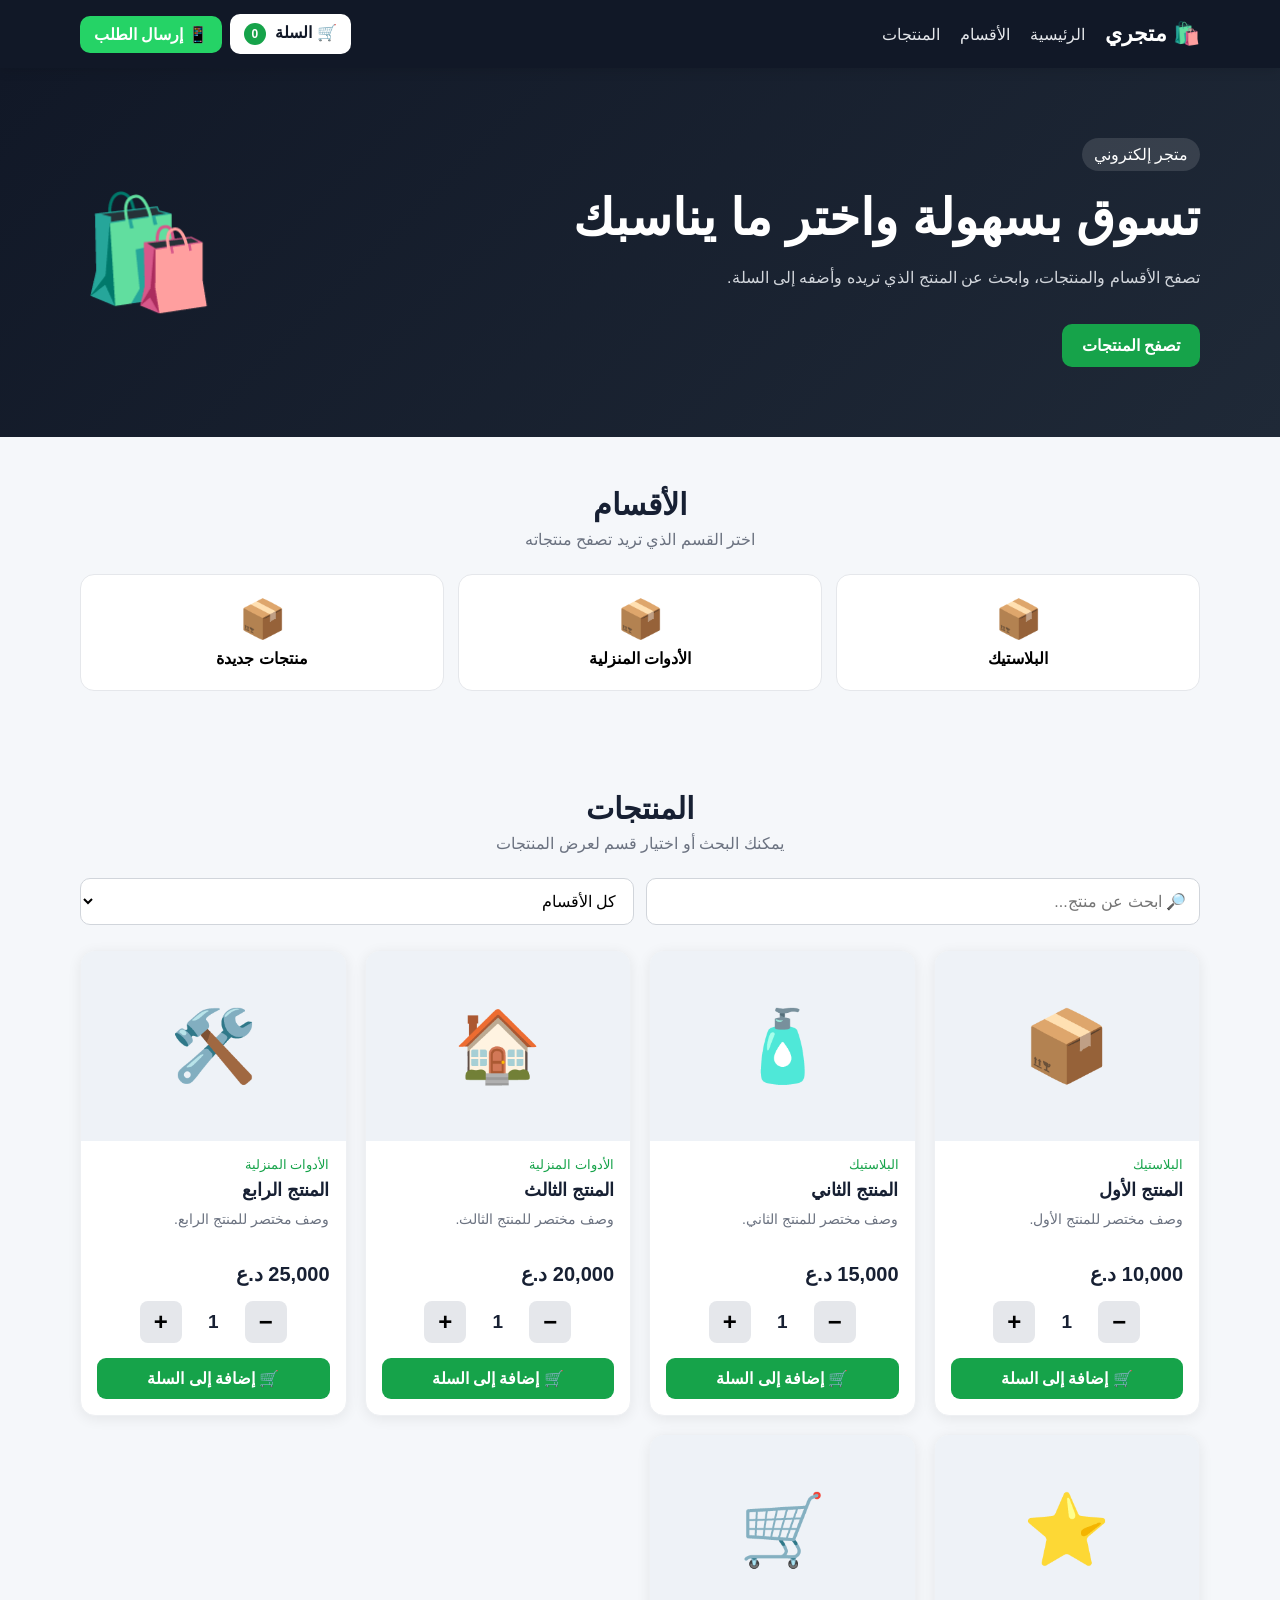
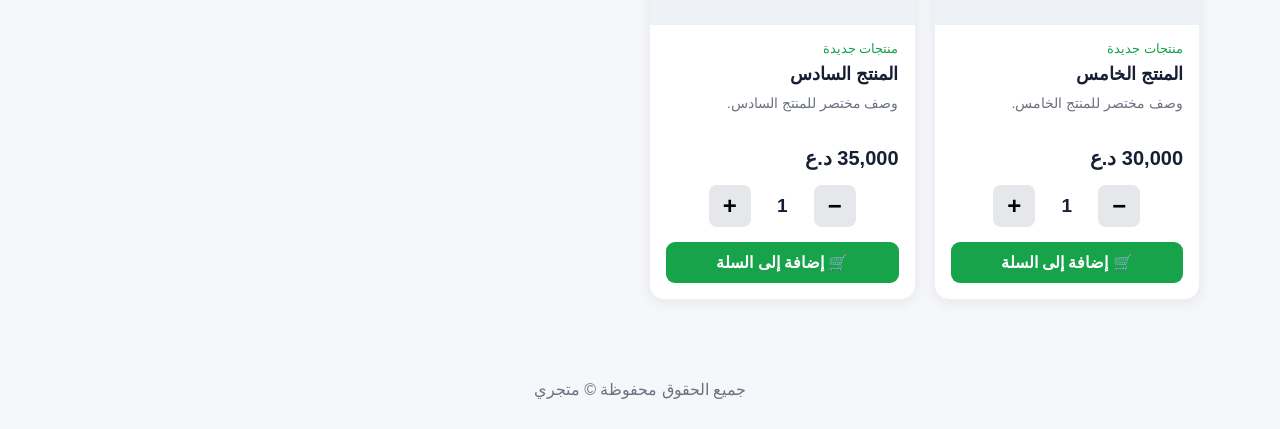
<file: index.html>
<!DOCTYPE html>
<html lang="ar" dir="rtl">

<head>

    <meta charset="UTF-8">

    <meta
        name="viewport"
        content="width=device-width, initial-scale=1.0"
    >

    <title>متجري الإلكتروني</title>

    <link
        rel="stylesheet"
        href="./css/style.css"
    >

</head>


<body>


<!-- =========================
     الهيدر
========================= -->

<header class="header">

    <div class="container header-inner">


        <a
            class="logo"
            href="./index.html"
        >
            🛍️ متجري
        </a>


        <nav class="nav">

            <a href="#home">
                الرئيسية
            </a>

            <a href="#categories">
                الأقسام
            </a>

            <a href="#products">
                المنتجات
            </a>

        </nav>


        <!-- =========================
             أزرار الهيدر
        ========================= -->

        <div class="header-buttons">


            <!-- السلة -->

            <button
                type="button"
                class="cart-button"
                onclick="openCart()"
            >

                🛒 السلة

                <span id="cartCount">
                    0
                </span>

            </button>


            <!-- إرسال الطلب -->

            <a
                class="send-order-button"
                href="./checkout.html"
            >

                📱 إرسال الطلب

            </a>


        </div>

    </div>

</header>



<!-- =========================
     الصفحة الرئيسية
========================= -->

<main id="home">


    <!-- الواجهة -->

    <section class="hero">

        <div class="container hero-content">


            <div>

                <span class="badge">
                    متجر إلكتروني
                </span>


                <h1>
                    تسوق بسهولة واختر ما يناسبك
                </h1>


                <p>
                    تصفح الأقسام والمنتجات،
                    وابحث عن المنتج الذي تريده
                    وأضفه إلى السلة.
                </p>


                <a
                    class="hero-button"
                    href="#products"
                >

                    تصفح المنتجات

                </a>

            </div>


            <div class="hero-icon">
                🛍️
            </div>


        </div>

    </section>



    <!-- =========================
         الأقسام
    ========================= -->

    <section
        id="categories"
        class="section"
    >

        <div class="container">


            <div class="section-title">

                <h2>
                    الأقسام
                </h2>

                <p>
                    اختر القسم الذي تريد تصفح منتجاته
                </p>

            </div>


            <div
                id="categoriesList"
                class="categories"
            >
            </div>


        </div>

    </section>



    <!-- =========================
         المنتجات
    ========================= -->

    <section
        id="products"
        class="section products-section"
    >

        <div class="container">


            <div class="section-title">

                <h2>
                    المنتجات
                </h2>

                <p>
                    يمكنك البحث أو اختيار قسم لعرض المنتجات
                </p>

            </div>


            <!-- البحث -->

            <div class="tools">


                <input
                    id="searchInput"
                    type="search"
                    placeholder="🔎 ابحث عن منتج..."
                    oninput="renderProducts()"
                >


                <select
                    id="categoryFilter"
                    onchange="renderProducts()"
                >

                    <option value="all">
                        كل الأقسام
                    </option>

                </select>


            </div>



            <!-- المنتجات -->

            <div
                id="productsList"
                class="products"
            >
            </div>


            <div
                id="noProducts"
                class="no-products hidden"
            >

                لا توجد منتجات مطابقة للبحث.

            </div>


        </div>

    </section>


</main>



<!-- =========================
     نافذة السلة
========================= -->

<div
    id="cartOverlay"
    class="overlay hidden"
    onclick="closeCart(event)"
>


    <aside
        class="cart-panel"
        onclick="event.stopPropagation()"
    >


        <div class="cart-header">

            <h2>
                🛒 سلة المشتريات
            </h2>


            <button
                type="button"
                onclick="closeCart()"
            >

                ✕

            </button>

        </div>



        <div
            id="cartItems"
            class="cart-items"
        >
        </div>



        <div class="cart-footer">


            <div class="cart-total">

                <span>
                    الإجمالي
                </span>


                <strong>

                    <span id="cartTotal">
                        0
                    </span>

                    د.ع

                </strong>

            </div>


            <!-- زر إتمام الطلب -->

            <a
                class="checkout-button"
                href="./checkout.html"
            >

                📱 إتمام الطلب

            </a>


        </div>


    </aside>

</div>



<!-- =========================
     الفوتر
========================= -->

<footer class="footer">

    <div class="container">

        جميع الحقوق محفوظة © متجري

    </div>

</footer>



<!-- =========================
     JavaScript
========================= -->

<script src="./js/products.js"></script>


</body>

</html>
</file>
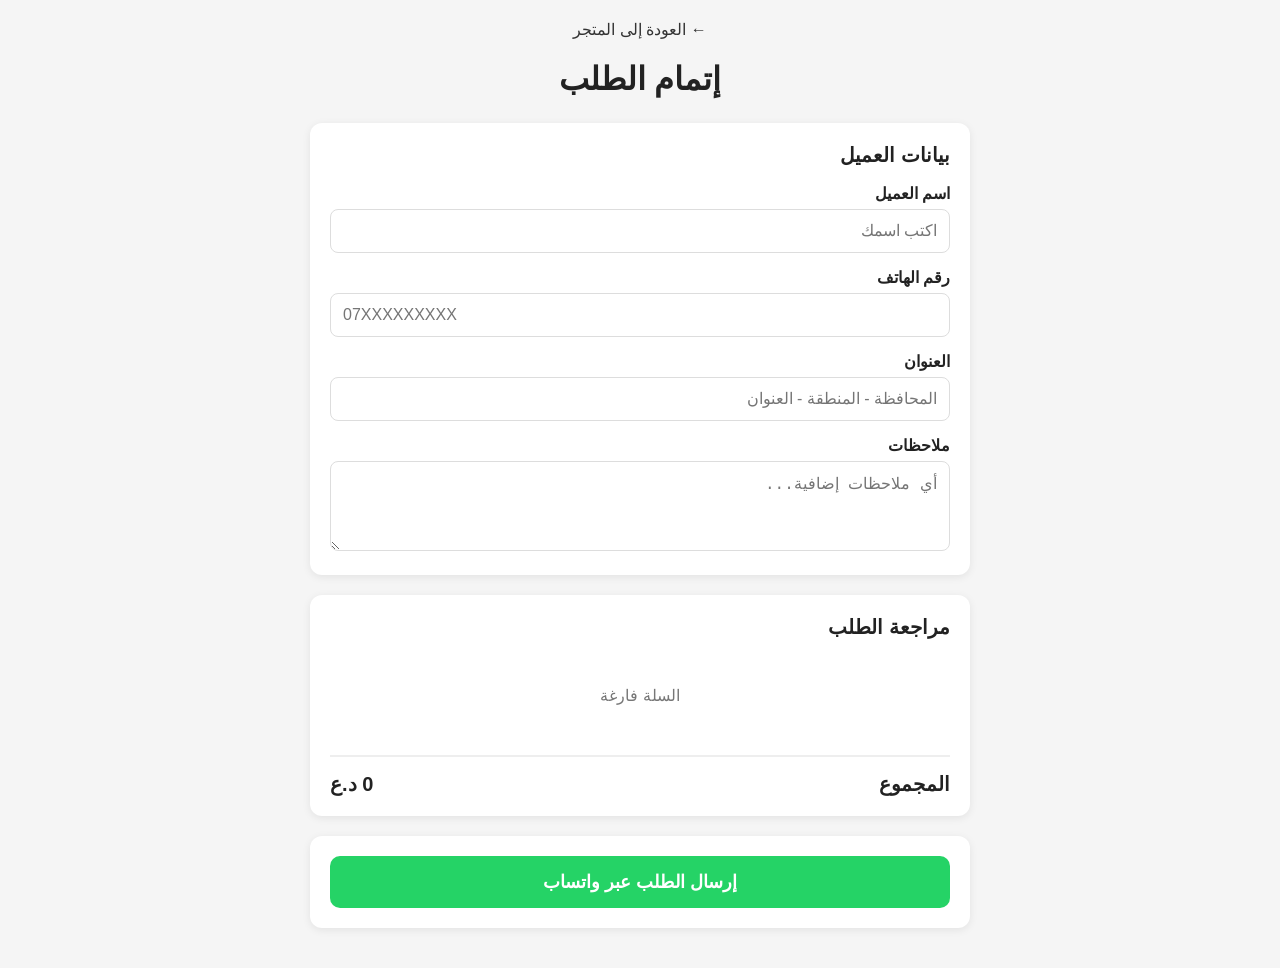
<file: Check out.html>
<!DOCTYPE html>
<html lang="ar" dir="rtl">

<head>

    <meta charset="UTF-8">

    <meta name="viewport"
          content="width=device-width, initial-scale=1.0">

    <title>إتمام الطلب</title>

    <style>

        * {
            box-sizing: border-box;
        }

        body {
            margin: 0;
            font-family: Arial, sans-serif;
            background: #f5f5f5;
            color: #222;
        }

        .container {
            max-width: 700px;
            margin: auto;
            padding: 20px;
        }

        h1 {
            text-align: center;
            margin-bottom: 25px;
        }

        .box {
            background: white;
            padding: 20px;
            border-radius: 12px;
            margin-bottom: 20px;
            box-shadow: 0 2px 8px rgba(0,0,0,0.08);
        }

        .box h2 {
            margin-top: 0;
            font-size: 20px;
        }

        label {
            display: block;
            margin-top: 15px;
            margin-bottom: 6px;
            font-weight: bold;
        }

        input,
        textarea {
            width: 100%;
            padding: 12px;
            border: 1px solid #ddd;
            border-radius: 8px;
            font-size: 16px;
        }

        textarea {
            min-height: 90px;
            resize: vertical;
        }

        .product {
            display: flex;
            justify-content: space-between;
            align-items: center;
            padding: 12px 0;
            border-bottom: 1px solid #eee;
        }

        .product:last-child {
            border-bottom: none;
        }

        .product-name {
            font-weight: bold;
        }

        .product-info {
            color: #666;
            margin-top: 5px;
            font-size: 14px;
        }

        .total {
            display: flex;
            justify-content: space-between;
            font-size: 20px;
            font-weight: bold;
            margin-top: 20px;
            padding-top: 15px;
            border-top: 2px solid #eee;
        }

        .whatsapp-button {
            width: 100%;
            padding: 15px;
            border: none;
            border-radius: 10px;
            background: #25D366;
            color: white;
            font-size: 18px;
            font-weight: bold;
            cursor: pointer;
        }

        .whatsapp-button:hover {
            opacity: 0.9;
        }

        .back-button {
            display: block;
            text-align: center;
            margin-bottom: 20px;
            color: #333;
            text-decoration: none;
        }

        .empty {
            text-align: center;
            padding: 30px;
            color: #777;
        }

    </style>

</head>


<body>


<div class="container">

    <a href="index.html" class="back-button">
        ← العودة إلى المتجر
    </a>


    <h1>إتمام الطلب</h1>


    <!-- بيانات العميل -->

    <div class="box">

        <h2>بيانات العميل</h2>


        <label>
            اسم العميل
        </label>

        <input
            type="text"
            id="customerName"
            placeholder="اكتب اسمك"
        >


        <label>
            رقم الهاتف
        </label>

        <input
            type="tel"
            id="customerPhone"
            placeholder="07XXXXXXXXX"
        >


        <label>
            العنوان
        </label>

        <input
            type="text"
            id="customerAddress"
            placeholder="المحافظة - المنطقة - العنوان"
        >


        <label>
            ملاحظات
        </label>

        <textarea
            id="customerNotes"
            placeholder="أي ملاحظات إضافية..."
        ></textarea>

    </div>


    <!-- مراجعة الطلب -->

    <div class="box">

        <h2>مراجعة الطلب</h2>

        <div id="orderItems"></div>

        <div class="total">

            <span>
                المجموع
            </span>

            <span id="orderTotal">
                0 د.ع
            </span>

        </div>

    </div>


    <!-- إرسال الطلب -->

    <div class="box">

        <button
            class="whatsapp-button"
            onclick="sendOrderToWhatsApp()"
        >
            إرسال الطلب عبر واتساب
        </button>

    </div>

</div>



<script>


/*
====================================
قراءة السلة
====================================
*/

let cart = JSON.parse(
    localStorage.getItem("cart")
) || [];



/*
====================================
عرض الطلب
====================================
*/

function showOrder() {

    const container =
        document.getElementById("orderItems");

    const totalElement =
        document.getElementById("orderTotal");


    container.innerHTML = "";


    if (cart.length === 0) {

        container.innerHTML = `
            <div class="empty">
                السلة فارغة
            </div>
        `;

        totalElement.textContent = "0 د.ع";

        return;
    }


    let total = 0;


    cart.forEach(function(item) {

        const quantity =
            Number(item.quantity) || 1;

        const price =
            Number(item.price) || 0;

        const lineTotal =
            price * quantity;


        total += lineTotal;


        const product = document.createElement("div");

        product.className = "product";


        product.innerHTML = `

            <div>

                <div class="product-name">
                    ${escapeHTML(item.name)}
                </div>

                <div class="product-info">
                    الكمية: ${quantity}
                </div>

            </div>


            <div>

                ${formatNumber(lineTotal)} د.ع

            </div>

        `;


        container.appendChild(product);

    });


    totalElement.textContent =
        formatNumber(total) + " د.ع";

}



/*
====================================
إرسال الطلب إلى واتساب
====================================
*/

function sendOrderToWhatsApp() {


    if (cart.length === 0) {

        alert("السلة فارغة.");

        return;

    }


    const name =
        document.getElementById("customerName").value.trim();


    const phone =
        document.getElementById("customerPhone").value.trim();


    const address =
        document.getElementById("customerAddress").value.trim();


    const notes =
        document.getElementById("customerNotes").value.trim();


    if (!name) {

        alert("يرجى كتابة اسم العميل.");

        return;

    }


    if (!phone) {

        alert("يرجى كتابة رقم الهاتف.");

        return;

    }


    if (!address) {

        alert("يرجى كتابة العنوان.");

        return;

    }


    let total = 0;


    let message = "";



    message += "🛒 *طلب جديد*";
    message += "\n";
    message += "━━━━━━━━━━━━━━";
    message += "\n\n";


    message += "👤 اسم العميل: ";
    message += name;

    message += "\n";


    message += "📱 رقم الهاتف: ";
    message += phone;

    message += "\n";


    message += "📍 العنوان: ";
    message += address;

    message += "\n\n";


    message += "🛍️ *المنتجات:*";
    message += "\n";



    cart.forEach(function(item) {

        const quantity =
            Number(item.quantity) || 1;

        const price =
            Number(item.price) || 0;

        const lineTotal =
            price * quantity;


        total += lineTotal;


        message += "\n";

        message += "• ";
        message += item.name;

        message += " × ";
        message += quantity;

        message += " = ";
        message += formatNumber(lineTotal);
        message += " د.ع";

    });


    message += "\n\n";

    message += "💰 *المجموع: ";
    message += formatNumber(total);
    message += " د.ع*";


    if (notes) {

        message += "\n\n";

        message += "📝 ملاحظات:";
        message += "\n";

        message += notes;

    }



    /*
    ====================================
    رقم واتساب المتجر
    ====================================

    استبدل الرقم الموجود هنا
    برقم واتساب المتجر لاحقاً.

    مثال:

    9647XXXXXXXXX

    */

    const storeWhatsApp =
        "9647XXXXXXXXX";


    const whatsappURL =
        "https://wa.me/" +
        storeWhatsApp +
        "?text=" +
        encodeURIComponent(message);


    window.open(
        whatsappURL,
        "_blank"
    );

}



/*
====================================
تنسيق الأرقام
====================================
*/

function formatNumber(number) {

    return Number(number).toLocaleString("en-US");

}



/*
====================================
حماية النصوص
====================================
*/

function escapeHTML(text) {

    const div =
        document.createElement("div");

    div.textContent =
        text ?? "";

    return div.innerHTML;

}



/*
====================================
تشغيل الصفحة
====================================
*/

showOrder();


</script>


</body>

</html>
</file>
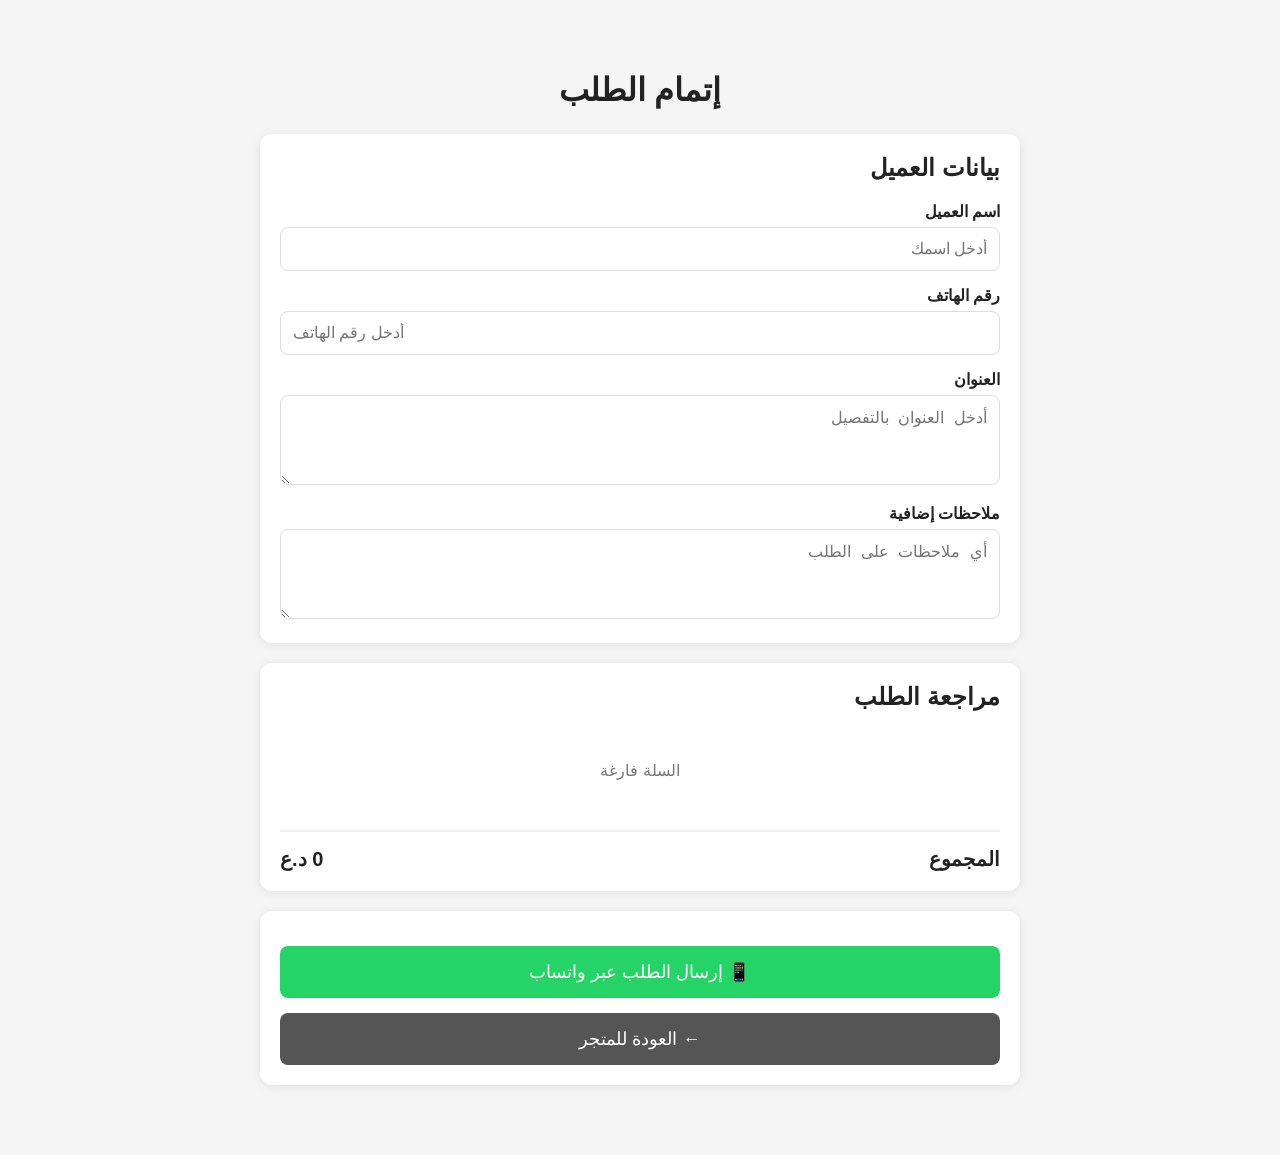
<file: checkout.html>
<!DOCTYPE html>
<html lang="ar" dir="rtl">

<head>

    <meta charset="UTF-8">

    <meta name="viewport"
          content="width=device-width, initial-scale=1.0">

    <title>إتمام الطلب</title>

    <style>

        * {
            box-sizing: border-box;
        }

        body {

            margin: 0;

            font-family:
                Arial,
                Tahoma,
                sans-serif;

            background: #f5f5f5;

            color: #222;
        }

        .container {

            max-width: 800px;

            margin: 30px auto;

            padding: 20px;
        }

        .box {

            background: white;

            border-radius: 12px;

            padding: 20px;

            margin-bottom: 20px;

            box-shadow:
                0 2px 10px
                rgba(0,0,0,0.08);
        }

        h1 {

            text-align: center;

            margin-bottom: 25px;
        }

        h2 {

            margin-top: 0;
        }

        label {

            display: block;

            margin-top: 15px;

            margin-bottom: 6px;

            font-weight: bold;
        }

        input,
        textarea {

            width: 100%;

            padding: 12px;

            border: 1px solid #ddd;

            border-radius: 8px;

            font-size: 16px;
        }

        textarea {

            min-height: 90px;

            resize: vertical;
        }

        .product {

            display: flex;

            justify-content: space-between;

            align-items: center;

            gap: 10px;

            padding: 12px 0;

            border-bottom: 1px solid #eee;
        }

        .product:last-child {

            border-bottom: none;
        }

        .product-name {

            font-weight: bold;
        }

        .product-price {

            color: #555;

            white-space: nowrap;
        }

        .total {

            display: flex;

            justify-content: space-between;

            font-size: 20px;

            font-weight: bold;

            margin-top: 20px;

            padding-top: 15px;

            border-top: 2px solid #eee;
        }

        button {

            width: 100%;

            border: none;

            padding: 15px;

            border-radius: 8px;

            font-size: 18px;

            cursor: pointer;

            margin-top: 15px;
        }

        .whatsapp-button {

            background: #25D366;

            color: white;
        }

        .back-button {

            background: #555;

            color: white;
        }

        .empty {

            text-align: center;

            padding: 30px;

            color: #777;
        }

    </style>

</head>


<body>


<div class="container">


    <h1>
        إتمام الطلب
    </h1>


    <!-- بيانات العميل -->

    <div class="box">

        <h2>
            بيانات العميل
        </h2>


        <label for="customerName">
            اسم العميل
        </label>

        <input
            type="text"
            id="customerName"
            placeholder="أدخل اسمك">


        <label for="customerPhone">
            رقم الهاتف
        </label>

        <input
            type="tel"
            id="customerPhone"
            placeholder="أدخل رقم الهاتف">


        <label for="customerAddress">
            العنوان
        </label>

        <textarea
            id="customerAddress"
            placeholder="أدخل العنوان بالتفصيل"></textarea>


        <label for="customerNotes">
            ملاحظات إضافية
        </label>

        <textarea
            id="customerNotes"
            placeholder="أي ملاحظات على الطلب"></textarea>

    </div>



    <!-- مراجعة الطلب -->

    <div class="box">

        <h2>
            مراجعة الطلب
        </h2>

        <div id="orderItems">

        </div>


        <div class="total">

            <span>
                المجموع
            </span>

            <span id="orderTotal">
                0 د.ع
            </span>

        </div>

    </div>



    <!-- الأزرار -->

    <div class="box">

        <button
            class="whatsapp-button"
            onclick="sendOrderToWhatsApp()">

            📱 إرسال الطلب عبر واتساب

        </button>


        <button
            class="back-button"
            onclick="window.location.href='index.html'">

            ← العودة للمتجر

        </button>

    </div>


</div>



<script>


/*
====================================
قراءة السلة
====================================
*/

let cart =
    JSON.parse(
        localStorage.getItem("cart")
    ) || [];



/*
====================================
عرض الطلب
====================================
*/

function showOrder() {


    const orderItems =
        document.getElementById(
            "orderItems"
        );


    const orderTotal =
        document.getElementById(
            "orderTotal"
        );


    if (cart.length === 0) {

        orderItems.innerHTML = `
            <div class="empty">
                السلة فارغة
            </div>
        `;

        orderTotal.textContent =
            "0 د.ع";

        return;
    }


    let total = 0;


    let html = "";


    cart.forEach(function(item) {


        const price =
            Number(item.price) || 0;


        const quantity =
            Number(item.quantity) || 1;


        const lineTotal =
            price * quantity;


        total += lineTotal;


        html += `

            <div class="product">

                <div>

                    <div class="product-name">
                        ${escapeHTML(item.name)}
                    </div>

                    <div>
                        الكمية:
                        ${quantity}
                    </div>

                </div>


                <div class="product-price">

                    ${formatNumber(lineTotal)}
                    د.ع

                </div>

            </div>

        `;
    });


    orderItems.innerHTML =
        html;


    orderTotal.textContent =
        formatNumber(total) +
        " د.ع";

}



/*
====================================
إرسال الطلب إلى واتساب
====================================
*/

function sendOrderToWhatsApp() {


    if (cart.length === 0) {

        alert(
            "السلة فارغة، أضف منتجات أولاً."
        );

        return;
    }


    const customerName =
        document
        .getElementById(
            "customerName"
        )
        .value
        .trim();


    const customerPhone =
        document
        .getElementById(
            "customerPhone"
        )
        .value
        .trim();


    const customerAddress =
        document
        .getElementById(
            "customerAddress"
        )
        .value
        .trim();


    const customerNotes =
        document
        .getElementById(
            "customerNotes"
        )
        .value
        .trim();



    /*
    ====================================
    التحقق من البيانات
    ====================================
    */

    if (!customerName) {

        alert(
            "يرجى إدخال اسم العميل."
        );

        return;
    }


    if (!customerPhone) {

        alert(
            "يرجى إدخال رقم الهاتف."
        );

        return;
    }


    if (!customerAddress) {

        alert(
            "يرجى إدخال العنوان."
        );

        return;
    }



    /*
    ====================================
    حساب المجموع
    ====================================
    */

    let total = 0;


    let productsMessage = "";


    cart.forEach(function(item) {


        const price =
            Number(item.price) || 0;


        const quantity =
            Number(item.quantity) || 1;


        const lineTotal =
            price * quantity;


        total += lineTotal;


        productsMessage +=
            "• " +
            item.name +
            " × " +
            quantity +
            " = " +
            formatNumber(lineTotal) +
            " د.ع\n";

    });



    /*
    ====================================
    إنشاء رسالة واتساب
    ====================================
    */

    let message =

        "🛒 *طلب جديد*\n" +

        "━━━━━━━━━━━━━━\n\n" +

        "👤 اسم العميل: " +
        customerName +
        "\n" +

        "📱 رقم الهاتف: " +
        customerPhone +
        "\n" +

        "📍 العنوان: " +
        customerAddress +
        "\n\n" +

        "🛍️ *المنتجات:*\n" +

        productsMessage +

        "\n" +

        "💰 *المجموع: " +
        formatNumber(total) +
        " د.ع*\n";



    if (customerNotes) {

        message +=

            "\n📝 *ملاحظات:*\n" +

            customerNotes +
            "\n";
    }



    /*
    ====================================
    رقم واتساب المتجر
    ====================================

    الرقم:
    07800653223

    صيغة واتساب الدولية للعراق:
    9647800653223
    */

    const storeWhatsApp =
        "9647800653223";



    /*
    ====================================
    إنشاء رابط واتساب
    ====================================
    */

    const whatsappURL =
        "https://wa.me/" +
        storeWhatsApp +
        "?text=" +
        encodeURIComponent(
            message
        );


    /*
    ====================================
    فتح واتساب
    ====================================
    */

    window.open(
        whatsappURL,
        "_blank"
    );

}



/*
====================================
تنسيق الأرقام
====================================
*/

function formatNumber(number) {

    return Number(number)
        .toLocaleString("en-US");

}



/*
====================================
حماية النص من HTML
====================================
*/

function escapeHTML(text) {

    const div =
        document.createElement(
            "div"
        );

    div.textContent =
        text ?? "";

    return div.innerHTML;

}



/*
====================================
تشغيل الصفحة
====================================
*/

showOrder();


</script>


</body>

</html>
</file>
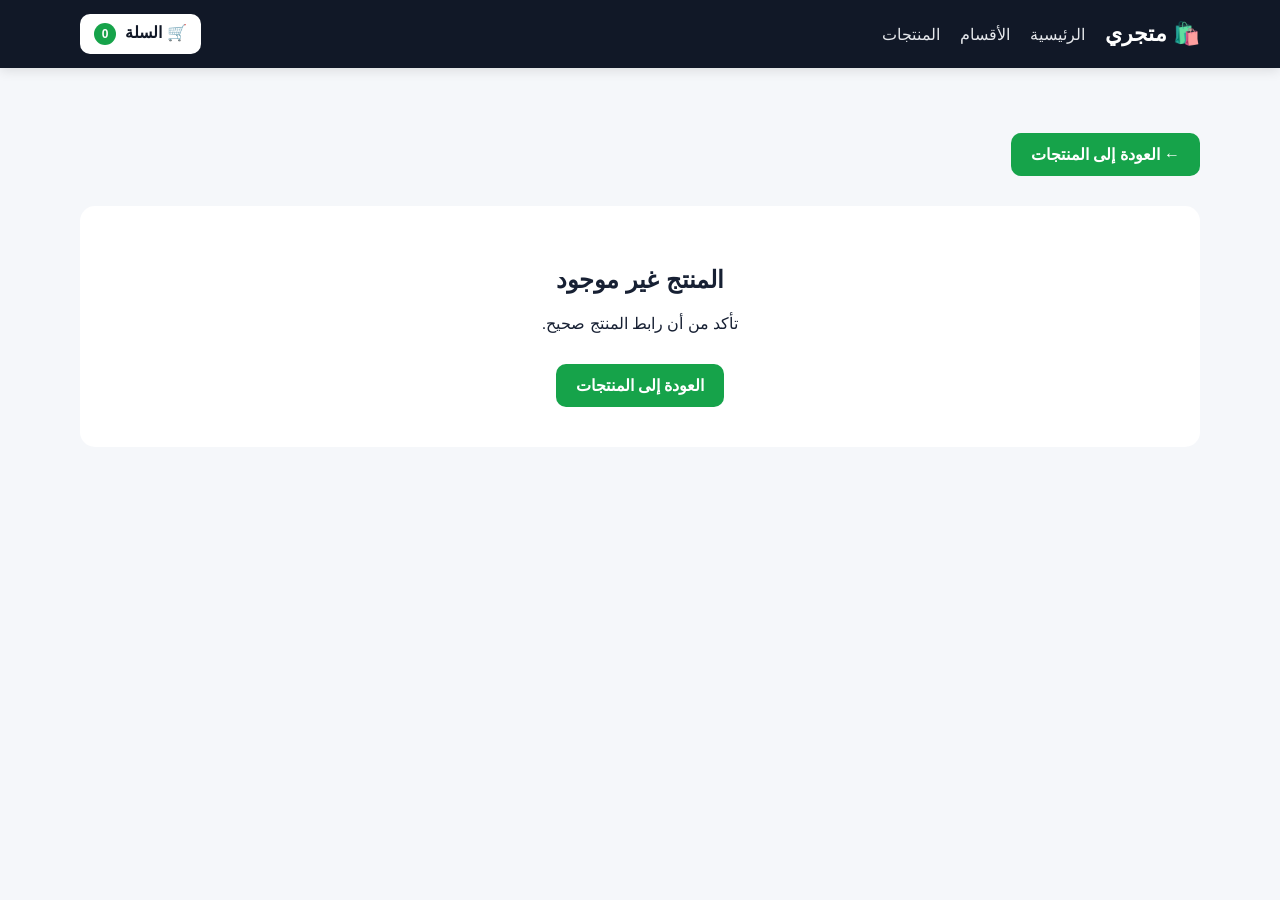
<file: product.html>
<!DOCTYPE html>
<html lang="ar" dir="rtl">

<head>

    <meta charset="UTF-8">

    <meta name="viewport"
          content="width=device-width, initial-scale=1.0">

    <title>تفاصيل المنتج</title>

    <link
        rel="stylesheet"
        href="css/style.css">

</head>


<body>


<header class="header">

    <div class="container header-inner">

        <a
            class="logo"
            href="index.html">

            🛍️ متجري

        </a>


        <nav class="nav">

            <a href="index.html">
                الرئيسية
            </a>

            <a href="index.html#categories">
                الأقسام
            </a>

            <a href="index.html#products">
                المنتجات
            </a>

        </nav>


        <button
            class="cart-button"
            onclick="openCart()">

            🛒 السلة

            <span id="cartCount">
                0
            </span>

        </button>

    </div>

</header>



<main>

    <section class="section">

        <div class="container">


            <a
                href="index.html#products"
                class="hero-button">

                ← العودة إلى المنتجات

            </a>


            <div
                id="productDetails"
                style="margin-top:30px;">

            </div>


        </div>

    </section>

</main>



<!-- =================================
     السلة
================================= -->

<div
    id="cartOverlay"
    class="overlay hidden"
    onclick="closeCart(event)">


    <aside
        class="cart-panel"
        onclick="event.stopPropagation()">


        <div class="cart-header">

            <h2>
                🛒 سلة المشتريات
            </h2>


            <button
                onclick="closeCart()">

                ✕

            </button>

        </div>


        <div
            id="cartItems"
            class="cart-items">
        </div>


        <div class="cart-footer">

            <div class="cart-total">

                <span>
                    الإجمالي
                </span>


                <strong>

                    <span id="cartTotal">
                        0
                    </span>

                    د.ع

                </strong>

            </div>


            <button
                class="checkout-button"
                onclick="showCheckoutNotice()">

                إتمام الطلب

            </button>

        </div>

    </aside>

</div>



<script src="js/products.js"></script>


<script>

/*
==================================================
       قراءة رقم المنتج من الرابط
==================================================
*/

const urlParams =
    new URLSearchParams(
        window.location.search
    );


const productId =
    Number(
        urlParams.get("id")
    );


/*
==================================================
            كمية المنتج
==================================================
*/

let detailQuantity = 1;


/*
==================================================
          عرض تفاصيل المنتج
==================================================
*/

function showProductDetails() {

    const container =
        document.getElementById(
            "productDetails"
        );


    const product =
        products.find(
            function (item) {

                return item.id === productId;

            }
        );


    if (!product) {

        container.innerHTML = `

            <div
                style="
                    background:white;
                    padding:40px;
                    border-radius:15px;
                    text-align:center;
                "
            >

                <h2>
                    المنتج غير موجود
                </h2>


                <p>
                    تأكد من أن رابط المنتج صحيح.
                </p>


                <a
                    href="index.html#products"
                    class="hero-button">

                    العودة إلى المنتجات

                </a>

            </div>

        `;

        return;

    }


    container.innerHTML = `

        <div
            style="
                display:grid;
                grid-template-columns:
                    repeat(
                        auto-fit,
                        minmax(280px, 1fr)
                    );
                gap:30px;
                background:white;
                padding:25px;
                border-radius:18px;
                box-shadow:
                    0 5px 20px
                    rgba(0,0,0,.08);
            "
        >


            <!-- صورة المنتج -->

            <div
                style="
                    min-height:350px;
                    background:#eef2f7;
                    border-radius:15px;
                    display:flex;
                    align-items:center;
                    justify-content:center;
                    font-size:120px;
                "
            >

                ${product.icon}

            </div>


            <!-- معلومات المنتج -->

            <div
                style="
                    display:flex;
                    flex-direction:column;
                    justify-content:center;
                "
            >

                <div
                    style="
                        color:#16a34a;
                        margin-bottom:10px;
                    "
                >

                    ${escapeHTML(
                        product.category
                    )}

                </div>


                <h1
                    style="
                        margin:0 0 15px;
                        font-size:32px;
                    "
                >

                    ${escapeHTML(
                        product.name
                    )}

                </h1>


                <p
                    style="
                        color:#666;
                        line-height:2;
                        font-size:16px;
                    "
                >

                    ${escapeHTML(
                        product.description
                    )}

                </p>


                <div
                    style="
                        font-size:28px;
                        font-weight:800;
                        margin:20px 0;
                    "
                >

                    ${formatNumber(
                        product.price
                    )}

                    د.ع

                </div>


                <!-- =================================
                     أزرار الكمية
                ================================== -->

                <div
                    style="
                        display:flex;
                        align-items:center;
                        gap:15px;
                        margin-bottom:20px;
                    "
                >

                    <span>
                        الكمية:
                    </span>


                    <button
                        type="button"
                        onclick="changeDetailQuantity(-1)"

                        style="
                            width:42px;
                            height:42px;
                            border:0;
                            border-radius:8px;
                            background:#e5e7eb;
                            font-size:24px;
                            font-weight:bold;
                            cursor:pointer;
                        "
                    >

                        −

                    </button>


                    <strong
                        id="detailQuantity"
                        style="
                            min-width:35px;
                            text-align:center;
                            font-size:20px;
                        "
                    >

                        1

                    </strong>


                    <button
                        type="button"
                        onclick="changeDetailQuantity(1)"

                        style="
                            width:42px;
                            height:42px;
                            border:0;
                            border-radius:8px;
                            background:#e5e7eb;
                            font-size:24px;
                            font-weight:bold;
                            cursor:pointer;
                        "
                    >

                        +

                    </button>

                </div>


                <!-- =================================
                     إضافة للسلة
                ================================== -->

                <button
                    type="button"

                    onclick="
                        addProductToCart(
                            ${product.id}
                        )
                    "

                    style="
                        border:0;
                        padding:15px;
                        border-radius:10px;
                        background:#16a34a;
                        color:white;
                        font-weight:800;
                        font-size:17px;
                        cursor:pointer;
                    "
                >

                    🛒 إضافة إلى السلة

                </button>


            </div>

        </div>

    `;

}


/*
==================================================
           تغيير كمية صفحة التفاصيل
==================================================
*/

function changeDetailQuantity(
    change
) {

    detailQuantity += change;


    if (
        detailQuantity < 1
    ) {

        detailQuantity = 1;

    }


    const element =
        document.getElementById(
            "detailQuantity"
        );


    if (element) {

        element.textContent =
            detailQuantity;

    }

}


/*
==================================================
       إضافة المنتج إلى السلة
==================================================
*/

function addProductToCart(
    id
) {

    const product =
        products.find(
            function (item) {

                return item.id === id;

            }
        );


    if (!product) return;


    const existing =
        cart.find(
            function (item) {

                return item.id === id;

            }
        );


    if (existing) {

        existing.quantity +=
            detailQuantity;

    }

    else {

        cart.push({

            id:
                product.id,

            name:
                product.name,

            price:
                product.price,

            quantity:
                detailQuantity

        });

    }


    /*
    إعادة الكمية إلى 1
    */

    detailQuantity = 1;


    const element =
        document.getElementById(
            "detailQuantity"
        );


    if (element) {

        element.textContent = "1";

    }


    saveCart();

    renderCart();


    /*
    ==========================================
    مهم:
    لا نفتح السلة بعد الإضافة
    ==========================================
    */

}


/*
==================================================
             تشغيل صفحة التفاصيل
==================================================
*/

document.addEventListener(
    "DOMContentLoaded",
    function () {

        showProductDetails();

        renderCart();

    }
);

</script>


</body>

</html>
</file>
<file: css/style.css>
/* =================================
   إعدادات عامة
================================= */

* {
    box-sizing: border-box;
}


html {
    scroll-behavior: smooth;
}


body {

    margin: 0;

    font-family:
        Arial,
        Tahoma,
        sans-serif;

    background: #f5f7fa;

    color: #172033;

}


button,
input,
select {

    font: inherit;

}


button,
a {

    -webkit-tap-highlight-color:
        transparent;

}


a {

    text-decoration: none;

    color: inherit;

}


.container {

    width:
        min(1120px, 94%);

    margin: auto;

}



/* =================================
   الهيدر
================================= */

.header {

    position: sticky;

    top: 0;

    z-index: 50;

    background: #111827;

    color: white;

    box-shadow:
        0 2px 12px
        rgba(0,0,0,.12);

}


.header-inner {

    min-height: 68px;

    display: flex;

    align-items: center;

    gap: 20px;

}


.logo {

    font-size: 22px;

    font-weight: 800;

    white-space: nowrap;

}


.nav {

    display: flex;

    gap: 20px;

    flex: 1;

}


.nav a {

    color: #e5e7eb;

}


.nav a:hover {

    color: white;

}



/* =================================
   أزرار الهيدر
================================= */

.header-buttons {

    display: flex;

    align-items: center;

    gap: 8px;

    flex-shrink: 0;

}



/* =================================
   زر السلة
================================= */

.cart-button {

    border: 0;

    background: white;

    color: #111827;

    padding: 9px 14px;

    border-radius: 10px;

    cursor: pointer;

    font-weight: 700;

    white-space: nowrap;

}


#cartCount {

    display: inline-flex;

    min-width: 22px;

    height: 22px;

    align-items: center;

    justify-content: center;

    margin-right: 5px;

    border-radius: 50%;

    background: #16a34a;

    color: white;

    font-size: 12px;

}



/* =================================
   زر إرسال الطلب
================================= */

.send-order-button {

    display: inline-flex;

    align-items: center;

    justify-content: center;

    border: 0;

    background: #25d366;

    color: white;

    padding: 9px 14px;

    border-radius: 10px;

    cursor: pointer;

    font-weight: 700;

    white-space: nowrap;

}


.send-order-button:hover {

    background: #20bd5a;

}



/* =================================
   الواجهة الرئيسية
================================= */

.hero {

    background:
        linear-gradient(
            135deg,
            #111827,
            #1f2937
        );

    color: white;

    padding: 70px 0;

}


.hero-content {

    display: flex;

    align-items: center;

    justify-content:
        space-between;

    gap: 30px;

}


.badge {

    display: inline-block;

    background:
        rgba(255,255,255,.12);

    padding: 7px 12px;

    border-radius: 20px;

}


.hero h1 {

    font-size:
        clamp(30px, 5vw, 50px);

    margin:
        18px 0 12px;

}


.hero p {

    max-width: 650px;

    line-height: 1.9;

    color: #d1d5db;

}


.hero-button {

    display: inline-block;

    margin-top: 15px;

    padding: 12px 20px;

    border-radius: 10px;

    background: #16a34a;

    color: white;

    font-weight: 700;

}


.hero-icon {

    font-size: 110px;

}



/* =================================
   الأقسام
================================= */

.section {

    padding: 50px 0;

}


.section-title {

    text-align: center;

    margin-bottom: 25px;

}


.section-title h2 {

    margin:
        0 0 8px;

    font-size: 30px;

}


.section-title p {

    margin: 0;

    color: #6b7280;

}


.categories {

    display: grid;

    grid-template-columns:
        repeat(
            auto-fit,
            minmax(150px, 1fr)
        );

    gap: 14px;

}


.category-card {

    border:
        1px solid #e5e7eb;

    background: white;

    border-radius: 14px;

    padding: 22px 12px;

    text-align: center;

    cursor: pointer;

    transition: .2s;

}


.category-card:hover {

    transform:
        translateY(-2px);

    border-color:
        #16a34a;

    box-shadow:
        0 5px 18px
        rgba(0,0,0,.08);

}


.category-icon {

    font-size: 38px;

    margin-bottom: 8px;

}



/* =================================
   البحث
================================= */

.tools {

    display: flex;

    gap: 12px;

    margin-bottom: 25px;

}


.tools input,
.tools select {

    width: 100%;

    border:
        1px solid #d1d5db;

    background: white;

    border-radius: 10px;

    padding: 13px;

    outline: none;

}


.tools input:focus,
.tools select:focus {

    border-color:
        #16a34a;

}



/* =================================
   المنتجات
================================= */

.products {

    display: grid;

    grid-template-columns:
        repeat(
            auto-fill,
            minmax(220px, 1fr)
        );

    gap: 18px;

}


.product-card {

    background: white;

    border-radius: 15px;

    overflow: hidden;

    box-shadow:
        0 3px 14px
        rgba(0,0,0,.07);

    border:
        1px solid #eef0f3;

}


.product-image {

    height: 190px;

    display: flex;

    align-items: center;

    justify-content: center;

    background: #eef2f7;

    font-size: 70px;

}


.product-body {

    padding: 16px;

}


.product-category {

    color: #16a34a;

    font-size: 13px;

}


.product-name {

    margin: 7px 0;

    font-size: 18px;

}


.product-description {

    min-height: 42px;

    color: #6b7280;

    font-size: 14px;

    line-height: 1.6;

}


.product-price {

    margin: 12px 0;

    font-size: 20px;

    font-weight: 800;

}


.add-button {

    width: 100%;

    border: 0;

    border-radius: 9px;

    padding: 11px;

    background: #16a34a;

    color: white;

    cursor: pointer;

    font-weight: 700;

}


.add-button:hover {

    background: #15803d;

}


.no-products {

    text-align: center;

    padding: 30px;

    color: #777;

}



/* =================================
   إخفاء العناصر
================================= */

.hidden {

    display: none !important;

}



/* =================================
   السلة
================================= */

.overlay {

    position: fixed;

    inset: 0;

    z-index: 100;

    background:
        rgba(0,0,0,.55);

}


.cart-panel {

    width:
        min(430px, 92%);

    height: 100%;

    margin-right: auto;

    background: white;

    display: flex;

    flex-direction: column;

}


.cart-header {

    padding: 18px;

    border-bottom:
        1px solid #ddd;

    display: flex;

    justify-content:
        space-between;

    align-items: center;

}


.cart-header h2 {

    margin: 0;

    font-size: 20px;

}


.cart-header button {

    border: 0;

    background: #eee;

    width: 35px;

    height: 35px;

    border-radius: 8px;

    cursor: pointer;

}


.cart-items {

    padding: 15px;

    overflow-y: auto;

    flex: 1;

}


.cart-empty {

    text-align: center;

    color: #777;

    padding: 40px 10px;

}


.cart-item {

    border-bottom:
        1px solid #eee;

    padding: 14px 0;

}


.cart-item-top {

    display: flex;

    justify-content:
        space-between;

    gap: 10px;

}


.cart-item-name {

    font-weight: 700;

}


.cart-item-price {

    color: #555;

    margin-top: 5px;

}


.cart-item-actions {

    display: flex;

    align-items: center;

    gap: 8px;

    margin-top: 10px;

}


.quantity-button {

    width: 32px;

    height: 32px;

    border: 0;

    background: #e5e7eb;

    border-radius: 7px;

    cursor: pointer;

}


.delete-button {

    margin-right: auto;

    border: 0;

    background: #fee2e2;

    color: #b91c1c;

    padding: 7px 10px;

    border-radius: 7px;

    cursor: pointer;

}


.cart-footer {

    border-top:
        1px solid #ddd;

    padding: 18px;

}


.cart-total {

    display: flex;

    justify-content:
        space-between;

    font-size: 19px;

    margin-bottom: 14px;

}



/* =================================
   زر إتمام الطلب
================================= */

.checkout-button {

    width: 100%;

    display: flex;

    align-items: center;

    justify-content: center;

    border: 0;

    border-radius: 10px;

    padding: 13px;

    background: #25d366;

    color: white;

    font-weight: 800;

    cursor: pointer;

}


.checkout-button:hover {

    background: #20bd5a;

}



/* =================================
   الفوتر
================================= */

.footer {

    padding: 30px 0;

    text-align: center;

    color: #6b7280;

}



/* =================================
   الهاتف
================================= */

@media (max-width: 700px) {


    .header-inner {

        flex-wrap: wrap;

        padding: 12px 0;

        gap: 12px;

    }


    .nav {

        order: 3;

        width: 100%;

        justify-content: center;

        gap: 15px;

        font-size: 14px;

    }


    .header-buttons {

        margin-right: auto;

    }


    .cart-button,
    .send-order-button {

        padding: 8px 10px;

        font-size: 13px;

    }


    .hero {

        padding: 45px 0;

    }


    .hero-icon {

        display: none;

    }


    .tools {

        flex-direction: column;

    }


    .products {

        grid-template-columns:
            repeat(
                2,
                minmax(0, 1fr)
            );

        gap: 12px;

    }


    .product-image {

        height: 145px;

        font-size: 55px;

    }


    .product-body {

        padding: 12px;

    }

}


@media (max-width: 390px) {

    .products {

        grid-template-columns: 1fr;

    }


    .header-buttons {

        width: 100%;

        margin-right: 0;

    }


    .cart-button,
    .send-order-button {

        flex: 1;

    }

}
</file>
